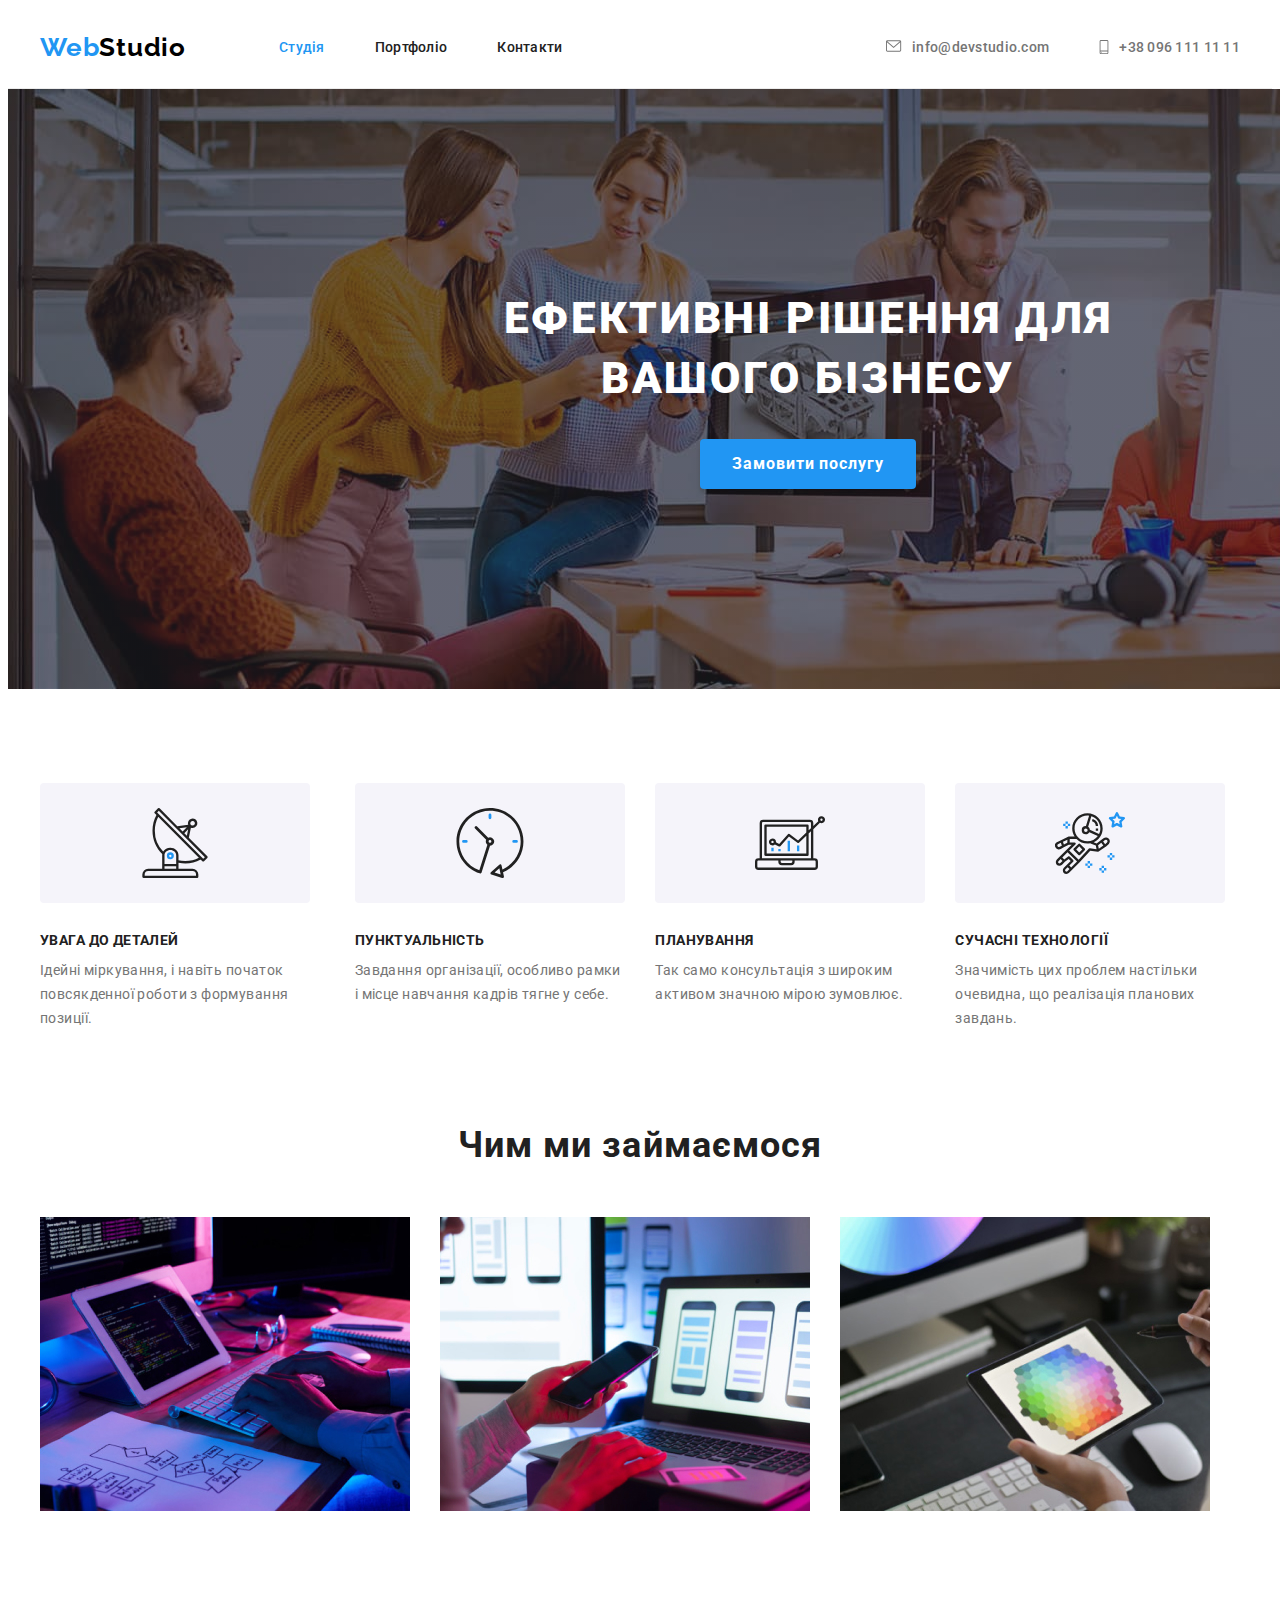
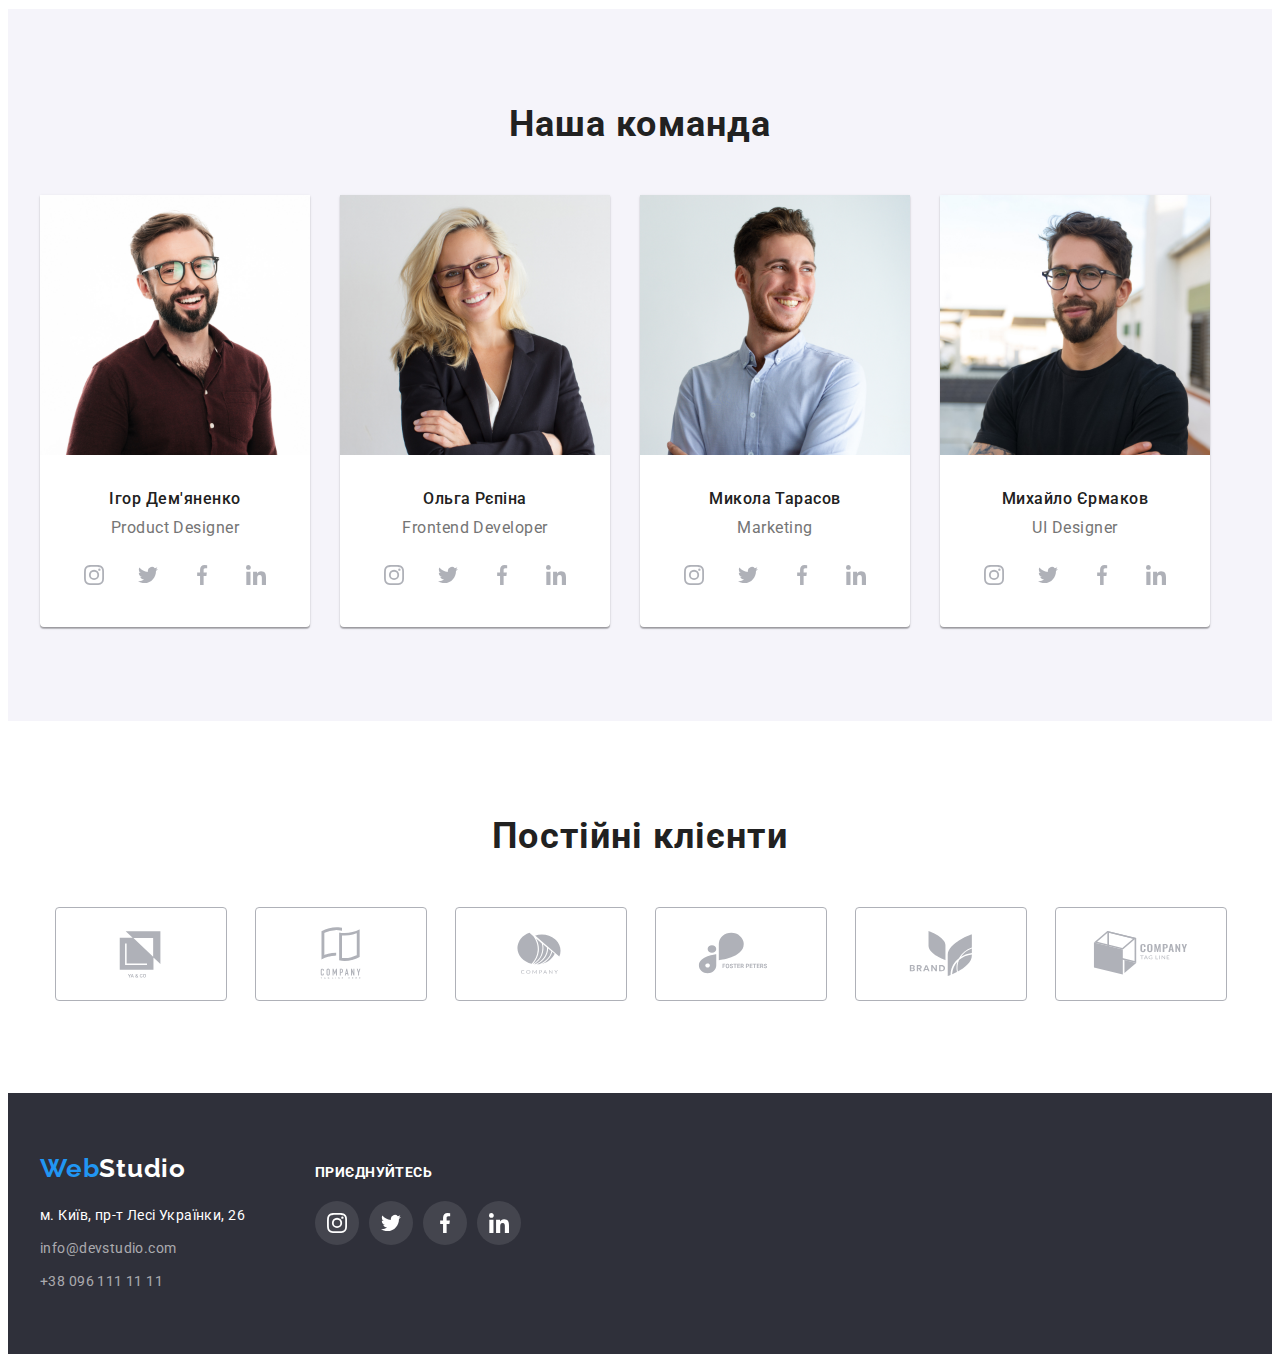
<file: index.html>
<!DOCTYPE html>
<html lang="uk-ua">
  <head>
    <meta charset="UTF-8" />
    <meta http-equiv="X-UA-Compatible" content="IE=edge" />
    <link rel="preconnect" href="https://fonts.googleapis.com" />
    <link rel="preconnect" href="https://fonts.gstatic.com" crossorigin />
    <link
      href="https://fonts.googleapis.com/css2?family=Raleway:wght@700&family=Roboto:wght@400;500;700;900&display=swap"
      rel="stylesheet"
    />
    <link
      rel="stylesheet"
      href="https://cdnjs.cloudflare.com/ajax/libs/modern-normalize/1.1.0/modern-normalize.min.css"
      integrity="sha512-wpPYUAdjBVSE4KJnH1VR1HeZfpl1ub8YT/NKx4PuQ5NmX2tKuGu6U/JRp5y+Y8XG2tV+wKQpNHVUX03MfMFn9Q=="
      crossorigin="anonymous"
      referrerpolicy="no-referrer"
    />

    <link rel="stylesheet" href="css/styles.css" />
    <title>Веб-студія</title>
  </head>
  <body>
    <header class="headsite">
      <div class="container main-nav">
        <nav class="site-nav">
          <a href="./index.html" lang="en" class="logo"
            >Web<span class="logo-dark">Studio</span></a
          >
          <ul class="otherpages-list list">
            <li class="otherpages-item">
              <a href="./index.html" class="otherpages-link link current"
                >Студія</a
              >
            </li>
            <li class="otherpages-item">
              <a
                href="./portfolio.html"
                target="_parent"
                class="otherpages-link link"
                >Портфоліо</a
              >
            </li>
            <li class="otherpages-item">
              <a href="" class="otherpages-link link">Контакти</a>
            </li>
          </ul>
        </nav>
        <ul class="contacts-list list">
          <li class="contacts-item">
            <a
              href="mailto:info@devstudio.com"
              lang="en"
              class="contacts-link link"
            >
              <svg class="contacts-icon-mail" width="16" height="12">
                <use href="./img/icons.svg#icon-envelope"></use>
              </svg>
              info@devstudio.com</a
            >
          </li>
          <li class="contacts-item">
            <a href="tel:+380961111111" class="contacts-link link">
              <svg class="contacts-icon-tel" width="10" height="14">
                <use href="./img/icons.svg#icon-smartphone"></use>
              </svg>
              +38 096 111 11 11</a
            >
          </li>
        </ul>
      </div>
    </header>
    <main>
      <section class="hero">
        <div class="container">
          <h1 class="hero-title">Ефективні рішення для вашого бізнесу</h1>
          <button type="button" class="hero-button button">
            Замовити послугу
          </button>
        </div>
      </section>
      <section class="section">
        <div class="container">
          <h2 class="benefits-title">Наші переваги</h2>
          <ul class="benefits-list list">
            <li class="benefits-item">
              <div class="benefits-icon-container">
                <svg width="70" height="70">
                  <use href="./img/icons.svg#icon-antenna"></use>
                </svg>
              </div>
              <h3 class="benefits-subtitle">Увага до деталей</h3>
              <p class="benefits-ph">
                Ідейні міркування, і навіть початок повсякденної роботи з
                формування позиції.
              </p>
            </li>
            <li class="benefits-item">
              <div class="benefits-icon-container">
                <svg width="70" height="70">
                  <use href="./img/icons.svg#icon-clock"></use>
                </svg>
              </div>
              <h3 class="benefits-subtitle">Пунктуальність</h3>
              <p class="benefits-ph">
                Завдання організації, особливо рамки і місце навчання кадрів
                тягне у себе.
              </p>
            </li>
            <li class="benefits-item">
              <div class="benefits-icon-container">
                <svg width="70" height="70">
                  <use href="./img/icons.svg#icon-diagram"></use>
                </svg>
              </div>
              <h3 class="benefits-subtitle">Планування</h3>
              <p class="benefits-ph">
                Так само консультація з широким активом значною мірою зумовлює.
              </p>
            </li>
            <li class="benefits-item">
              <div class="benefits-icon-container">
                <svg width="70" height="70">
                  <use href="./img/icons.svg#icon-astronaut"></use>
                </svg>
              </div>
              <h3 class="benefits-subtitle">Сучасні технології</h3>
              <p class="benefits-ph">
                Значимість цих проблем настільки очевидна, що реалізація
                планових завдань.
              </p>
            </li>
          </ul>
        </div>
      </section>
      <section class="what-we-do-section section">
        <div class="container">
          <h2 class="what-we-do-title">Чим ми займаємося</h2>
          <ul class="what-we-do-list list">
            <li class="what-we-can-do-item">
              <img src="./img/box1.jpg" alt="програмування" width="370" />
            </li>
            <li class="what-we-can-do-item">
              <img src="./img/box2.jpg" alt="мобільний додаток" width="370" />
            </li>
            <li class="what-we-can-do-item">
              <img src="./img/box3.jpg" alt="дизайн" width="370" />
            </li>
          </ul>
        </div>
      </section>
      <section class="our-team section">
        <div class="container">
          <h2 class="our-team-title">Наша команда</h2>
          <ul class="our-team-list list">
            <li class="our-team-item">
              <img
                src="./img/img-1.jpg"
                alt="Ігор"
                class="our-team-img"
                width="270"
              />
              <div class="our-team-names">
                <h3 class="our-team-subtitle">Ігор Дем'яненко</h3>
                <p class="our-team-ph" lang="en">Product Designer</p>
                <ul class="team-soc list">
                  <li class="team-soc-item">
                    <a href="" class="team-soc-link link">
                      <svg class="team-soc-icon" width="20" height="20">
                        <use href="./img/icons.svg#icon-instagram"></use>
                      </svg>
                    </a>
                  </li>
                  <li class="team-soc-item">
                    <a href="" class="team-soc-link link">
                      <svg class="team-soc-icon" width="20" height="20">
                        <use href="./img/icons.svg#icon-twitter"></use>
                      </svg>
                    </a>
                  </li>
                  <li class="team-soc-item">
                    <a href="" class="team-soc-link link">
                      <svg class="team-soc-icon" width="20" height="20">
                        <use href="./img/icons.svg#icon-facebook"></use>
                      </svg>
                    </a>
                  </li>
                  <li class="team-soc-item">
                    <a href="" class="team-soc-link link">
                      <svg class="team-soc-icon" width="20" height="20">
                        <use href="./img/icons.svg#icon-linkedin"></use>
                      </svg>
                    </a>
                  </li>
                </ul>
              </div>
            </li>
            <li class="our-team-item">
              <img
                src="./img/img-2.jpg"
                alt="Ольга"
                class="our-team-img"
                width="270"
              />
              <div class="our-team-names">
                <h3 class="our-team-subtitle">Ольга Рєпіна</h3>
                <p class="our-team-ph" lang="en">Frontend Developer</p>
                <ul class="team-soc list">
                  <li class="team-soc-item">
                    <a href="" class="team-soc-link link">
                      <svg class="team-soc-icon" width="20" height="20">
                        <use href="./img/icons.svg#icon-instagram"></use>
                      </svg>
                    </a>
                  </li>
                  <li class="team-soc-item">
                    <a href="" class="team-soc-link link">
                      <svg class="team-soc-icon" width="20" height="20">
                        <use href="./img/icons.svg#icon-twitter"></use>
                      </svg>
                    </a>
                  </li>
                  <li class="team-soc-item">
                    <a href="" class="team-soc-link link">
                      <svg class="team-soc-icon" width="20" height="20">
                        <use href="./img/icons.svg#icon-facebook"></use>
                      </svg>
                    </a>
                  </li>
                  <li class="team-soc-item">
                    <a href="" class="team-soc-link link">
                      <svg class="team-soc-icon" width="20" height="20">
                        <use href="./img/icons.svg#icon-linkedin"></use>
                      </svg>
                    </a>
                  </li>
                </ul>
              </div>
            </li>
            <li class="our-team-item">
              <img
                src="./img/img-3.jpg"
                alt="Микола"
                class="our-team-img"
                width="270"
              />
              <div class="our-team-names">
                <h3 class="our-team-subtitle">Микола Тарасов</h3>
                <p class="our-team-ph" lang="en">Marketing</p>
                <ul class="team-soc list">
                  <li class="team-soc-item">
                    <a href="" class="team-soc-link link">
                      <svg class="team-soc-icon" width="20" height="20">
                        <use href="./img/icons.svg#icon-instagram"></use>
                      </svg>
                    </a>
                  </li>
                  <li class="team-soc-item">
                    <a href="" class="team-soc-link link">
                      <svg class="team-soc-icon" width="20" height="20">
                        <use href="./img/icons.svg#icon-twitter"></use>
                      </svg>
                    </a>
                  </li>
                  <li class="team-soc-item">
                    <a href="" class="team-soc-link link">
                      <svg class="team-soc-icon" width="20" height="20">
                        <use href="./img/icons.svg#icon-facebook"></use>
                      </svg>
                    </a>
                  </li>
                  <li class="team-soc-item">
                    <a href="" class="team-soc-link link">
                      <svg class="team-soc-icon" width="20" height="20">
                        <use href="./img/icons.svg#icon-linkedin"></use>
                      </svg>
                    </a>
                  </li>
                </ul>
              </div>
            </li>
            <li class="our-team-item">
              <img
                src="./img/img-4.jpg"
                alt="Михайло"
                class="our-team-img"
                width="270"
              />
              <div class="our-team-names">
                <h3 class="our-team-subtitle">Михайло Єрмаков</h3>
                <p class="our-team-ph" lang="en">UI Designer</p>
                <ul class="team-soc list">
                  <li class="team-soc-item">
                    <a href="" class="team-soc-link link">
                      <svg class="team-soc-icon" width="20" height="20">
                        <use href="./img/icons.svg#icon-instagram"></use>
                      </svg>
                    </a>
                  </li>
                  <li class="team-soc-item">
                    <a href="" class="team-soc-link link">
                      <svg class="team-soc-icon" width="20" height="20">
                        <use href="./img/icons.svg#icon-twitter"></use>
                      </svg>
                    </a>
                  </li>
                  <li class="team-soc-item">
                    <a href="" class="team-soc-link link">
                      <svg class="team-soc-icon" width="20" height="20">
                        <use href="./img/icons.svg#icon-facebook"></use>
                      </svg>
                    </a>
                  </li>
                  <li class="team-soc-item">
                    <a href="" class="team-soc-link link">
                      <svg class="team-soc-icon" width="20" height="20">
                        <use href="./img/icons.svg#icon-linkedin"></use>
                      </svg>
                    </a>
                  </li>
                </ul>
              </div>
            </li>
          </ul>
        </div>
      </section>
      <section class="section">
        <div class="container">
          <h2 class="clients-title">Постійні клієнти</h2>
          <ul class="clients-list list">
            <li class="clients-item">
              <a href="" class="clients-link link">
                <svg class="clients-icon" width="106" height="60">
                  <use href="./img/icons.svg#icon-client-1"></use>
                </svg>
              </a>
            </li>
            <li class="clients-item">
              <a href="" class="clients-link link">
                <svg class="clients-icon" width="106" height="60">
                  <use href="./img/icons.svg#icon-client-2"></use>
                </svg>
              </a>
            </li>
            <li class="clients-item">
              <a href="" class="clients-link link">
                <svg class="clients-icon" width="106" height="60">
                  <use href="./img/icons.svg#icon-client-3"></use>
                </svg>
              </a>
            </li>
            <li class="clients-item">
              <a class="clients-link link">
                <svg class="clients-icon" width="106" height="60">
                  <use href="./img/icons.svg#icon-client-4"></use>
                </svg>
              </a>
            </li>
            <li class="clients-item">
              <a class="clients-link link">
                <svg class="clients-icon" width="106" height="60">
                  <use href="./img/icons.svg#icon-client-5"></use>
                </svg>
              </a>
            </li>
            <li class="clients-item">
              <a class="clients-link link">
                <svg class="clients-icon" width="106" height="60">
                  <use href="./img/icons.svg#icon-client-6"></use>
                </svg>
              </a>
            </li>
          </ul>
        </div>
      </section>
    </main>
    <footer class="footsite">
      <div class="container footer">
        <div class="left-footer">
          <a href="" lang="en" class="logo">
            Web<span class="logo-light">Studio</span></a
          >
          <address class="address-section">
            <ul class="address-list list">
              <li class="address-item">
                <a href="м.Київ,пр-тЛесіУкраїнки,26" class="address-link link"
                  >м. Київ, пр-т Лесі Українки, 26</a
                >
              </li>
              <li class="address-item">
                <a
                  href="mailto:info@devstudio.com"
                  lang="en"
                  class="mail-and-phone-link link"
                  >info@devstudio.com</a
                >
              </li>
              <li class="address-item">
                <a href="tel:+380981111111" class="mail-and-phone-link link"
                  >+38 096 111 11 11</a
                >
              </li>
            </ul>
          </address>
        </div>
        <div class="join">
          <h3 class="join-title">Приєднуйтесь</h3>
          <ul class="join-list list">
            <li class="soc-item">
              <a
                href="https://www.instagram.com"
                target="_blank"
                rel="noopener noreferrer"
                class="soc-link link"
              >
                <svg class="soc-icon" width="20" height="20">
                  <use href="./img/icons.svg#icon-instagram"></use>
                </svg>
              </a>
            </li>
            <li class="soc-item">
              <a
                href="https://twitter.com"
                target="_blank"
                rel="noopener noreferrer nofollov"
                class="soc-link link"
              >
                <svg class="soc-icon" width="20" height="20">
                  <use href="./img/icons.svg#icon-twitter"></use>
                </svg>
              </a>
            </li>
            <li class="soc-item">
              <a
                href="https://facebook.com"
                target="_blank"
                rel="noopener noreferrer nofollov"
                class="soc-link link"
              >
                <svg class="soc-icon" width="20" height="20">
                  <use href="./img/icons.svg#icon-facebook"></use>
                </svg>
              </a>
            </li>
            <li class="soc-item">
              <a
                href="https://linkedin.com"
                target="_blank"
                rel="noopener noreferrer nofollov"
                class="soc-link link"
              >
                <svg class="soc-icon" width="20" height="20">
                  <use href="./img/icons.svg#icon-linkedin"></use>
                </svg>
              </a>
            </li>
          </ul>
        </div>
      </div>
    </footer>
  </body>
</html>
</file>
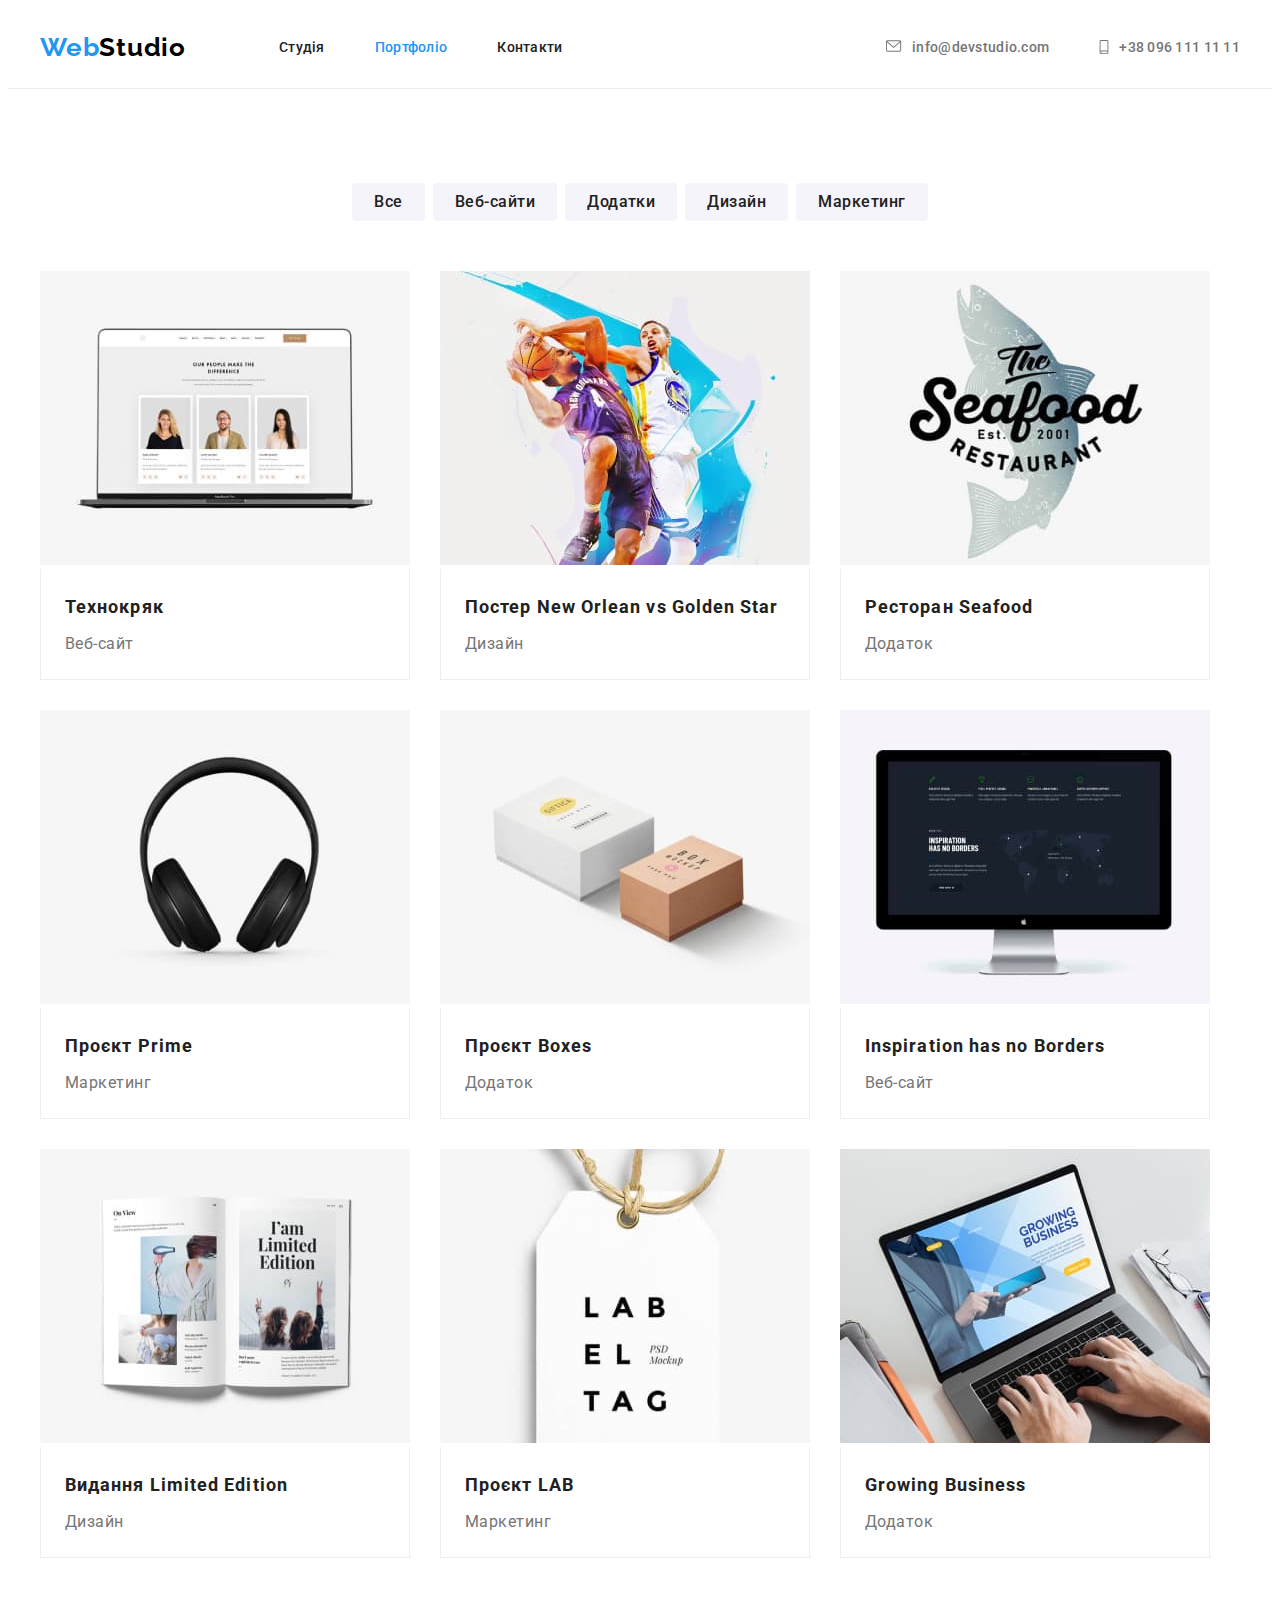
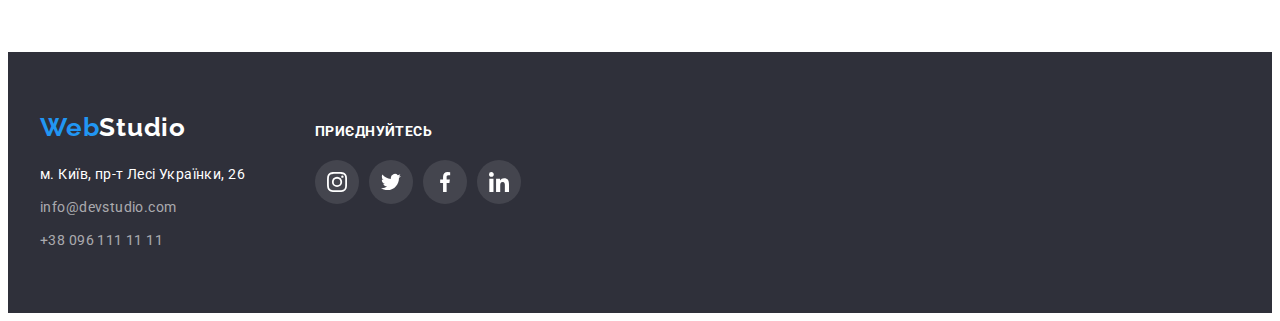
<file: portfolio.html>
<!DOCTYPE html>
<html lang="uk-ua">
  <head>
    <meta charset="UTF-8" />
    <meta http-equiv="X-UA-Compatible" content="IE=edge" />
    <meta name="viewport" content="width=device-width, initial-scale=1.0" />
    <link rel="preconnect" href="https://fonts.googleapis.com" />
    <link rel="preconnect" href="https://fonts.gstatic.com" crossorigin />
    <link
      href="https://fonts.googleapis.com/css2?family=Raleway:wght@700&family=Roboto:wght@400;500;700;900&display=swap"
      rel="stylesheet"
    />
    <link
      rel="stylesheet"
      href="https://cdnjs.cloudflare.com/ajax/libs/modern-normalize/1.1.0/modern-normalize.min.css"
      integrity="sha512-wpPYUAdjBVSE4KJnH1VR1HeZfpl1ub8YT/NKx4PuQ5NmX2tKuGu6U/JRp5y+Y8XG2tV+wKQpNHVUX03MfMFn9Q=="
      crossorigin="anonymous"
      referrerpolicy="no-referrer"
    />
    <link rel="stylesheet" href="css/styles.css" />
    <title>Портфоліо вебстудія</title>
  </head>
  <body>
    <header class="headsite">
      <div class="container main-nav">
        <nav class="site-nav">
          <a href="./index.html" lang="en" class="logo"
            >Web<span class="logo-dark">Studio</span></a
          >
          <ul class="otherpages-list list">
            <li class="otherpages-item">
              <a href="./index.html" class="otherpages-link link">Студія</a>
            </li>
            <li class="otherpages-item">
              <a
                href="./portfolio.html"
                target="_parent"
                class="otherpages-link link current"
                >Портфоліо</a
              >
            </li>
            <li class="otherpages-item">
              <a href="" class="otherpages-link link">Контакти</a>
            </li>
          </ul>
        </nav>
        <ul class="contacts-list list">
          <li class="contacts-item">
            <a
              href="mailto:info@devstudio.com"
              lang="en"
              class="contacts-link link"
            >
              <svg class="contacts-icon-mail" width="16" height="12">
                <use href="./img/icons.svg#icon-envelope"></use>
              </svg>
              info@devstudio.com</a
            >
          </li>
          <li class="contacts-item">
            <a href="tel:+380961111111" class="contacts-link link">
              <svg class="contacts-icon-tel" width="10" height="14">
                <use href="./img/icons.svg#icon-smartphone"></use>
              </svg>
              +38 096 111 11 11</a
            >
          </li>
        </ul>
      </div>
    </header>
    <main>
      <section class="examples">
        <div class="container">
          <h1 class="examples-title">Приклади робіт</h1>
          <ul class="filters-list list">
            <li class="filters-item">
              <button type="button" class="filters-button button">Все</button>
            </li>
            <li class="filters-item">
              <button type="button" class="filters-button button">
                Веб-сайти
              </button>
            </li>
            <li class="filters-item">
              <button type="button" class="filters-button button">
                Додатки
              </button>
            </li>
            <li class="filters-item">
              <button type="button" class="filters-button button">
                Дизайн
              </button>
            </li>
            <li class="filters-item">
              <button type="button" class="filters-button button">
                Маркетинг
              </button>
            </li>
          </ul>
          <ul class="examples-list list">
            <li class="examples-item">
              <img src="./img/1.jpg" alt="веб сайт для ресторану" width="370" />
              <div class="examples-frame">
                <h2 class="examples-subtitle">Технокряк</h2>
                <p class="examples-ph">Веб-сайт</p>
              </div>
            </li>
            <li class="examples-item">
              <img src="./img/2.jpg" alt="баскетбол афіша" width="370" />
              <div class="examples-frame">
                <h2 class="examples-subtitle">
                  Постер <span lang="en">New Orlean vs Golden Star</span>
                </h2>
                <p class="examples-ph">Дизайн</p>
              </div>
            </li>
            <li class="examples-item">
              <img src="./img/3.jpg" alt="додаток для ресторану" width="370" />
              <div class="examples-frame">
                <h2 class="examples-subtitle">
                  Ресторан <span lang="en">Seafood</span>
                </h2>
                <p class="examples-ph">Додаток</p>
              </div>
            </li>
            <li class="examples-item">
              <img src="./img/4.jpg" alt="навушники" width="370" />
              <div class="examples-frame">
                <h2 class="examples-subtitle">
                  Проєкт <span lang="en">Prime</span>
                </h2>
                <p class="examples-ph">Маркетинг</p>
              </div>
            </li>
            <li class="examples-item">
              <img src="./img/5.jpg" alt="коробки" width="370" />
              <div class="examples-frame">
                <h2 class="examples-subtitle">
                  Проєкт <span lang="en">Boxes</span>
                </h2>
                <p class="examples-ph">Додаток</p>
              </div>
            </li>
            <li class="examples-item">
              <img src="./img/6.jpg" alt="аймак вебсайт" width="370" />
              <div class="examples-frame">
                <h2 class="examples-subtitle" lang="en">
                  Inspiration has no Borders
                </h2>
                <p class="examples-ph">Веб-сайт</p>
              </div>
            </li>
            <li class="examples-item">
              <img src="./img/7.jpg" alt="дизайн журналу" width="370" />
              <div class="examples-frame">
                <h2 class="examples-subtitle">
                  Видання <span lang="en">Limited Edition</span>
                </h2>
                <p class="examples-ph">Дизайн</p>
              </div>
            </li>
            <li class="examples-item">
              <img src="./img/8.jpg" alt="бірка" width="370" />
              <div class="examples-frame">
                <h2 class="examples-subtitle">
                  Проєкт <span lang="en">LAB</span>
                </h2>
                <p class="examples-ph">Маркетинг</p>
              </div>
            </li>
            <li class="examples-item">
              <img src="./img/9.jpg" alt="додаток лептоп" width="370" />
              <div class="examples-frame">
                <h2 class="examples-subtitle" lang="en">Growing Business</h2>
                <p class="examples-ph">Додаток</p>
              </div>
            </li>
          </ul>
        </div>
      </section>
    </main>
    <footer class="footsite">
      <div class="container footer">
        <div class="left-footer">
      <a href="./index.html" lang="en" class="logo"
          >Web<span class="logo-light">Studio</span></a
        >
        <address class="address-section">
          <ul class="address-list list">
            <li class="address-item">
              <a href="м.Київ,пр-тЛесіУкраїнки,26" class="address-link link"
                >м. Київ, пр-т Лесі Українки, 26</a
              >
            </li>
            <li class="address-item">
              <a
                href="mailto:info@devstudio.com"
                lang="en"
                class="mail-and-phone-link link"
                >info@devstudio.com</a
              >
            </li>
            <li class="address-item">
              <a href="tel:+380971111111" class="mail-and-phone-link link"
                >+38 096 111 11 11</a
              >
            </li>
          </ul>
        </address>
      </div>
      <div class="join">
        <h3 class="join-title">Приєднуйтесь</h3>
        <ul class="join-list list">
          <li class="soc-item">
            <a
              href="https://www.instagram.com"
              target="_blank"
              rel="noopener noreferrer"
              class="soc-link link"
            >
              <svg class="soc-icon" width="20" height="20">
                <use href="./img/icons.svg#icon-instagram"></use>
              </svg>
            </a>
          </li>
          <li class="soc-item">
            <a
              href="https://twitter.com"
              target="_blank"
              rel="noopener noreferrer nofollov"
              class="soc-link link"
            >
              <svg class="soc-icon" width="20" height="20">
                <use href="./img/icons.svg#icon-twitter"></use>
              </svg>
            </a>
          </li>
          <li class="soc-item">
            <a
              href="https://facebook.com"
              target="_blank"
              rel="noopener noreferrer nofollov"
              class="soc-link link"
            >
              <svg class="soc-icon" width="20" height="20">
                <use href="./img/icons.svg#icon-facebook"></use>
              </svg>
            </a>
          </li>
          <li class="soc-item">
            <a
              href="https://linkedin.com"
              target="_blank"
              rel="noopener noreferrer nofollov"
              class="soc-link link"
            >
              <svg class="soc-icon" width="20" height="20">
                <use href="./img/icons.svg#icon-linkedin"></use>
              </svg>
            </a>
          </li>
        </ul>
      </div>
    </footer>
  </body>
</html>
</file>
<file: css/styles.css>
/* -------------general and logo----------------- */
:root {
  --accent-color: #2196f3;
  --normal-color: #ffffff;
  --primary-color: #212121;
  --minor-color: #757575;
  --secondary-color: #f5f4fa;
  --icon-color: #afb1b8;
  --color-decor: #afb1b8;
}

body {
  font-family: "Roboto", sans-serif;
  color: var(--primary-color);
}

h1,
h2,
h3,
h4,
h5,
h6,
p,
ul {
  margin: 0;
  padding-left: 0;
}

.container {
  width: 1200px;
  padding: 0px 15px;
  margin: 0 auto;
}

.logo {
  font-family: "Raleway";
  font-weight: 700;
  font-size: 26px;
  line-height: 1.2;
  letter-spacing: 0.03em;
  color: var(--accent-color);
  text-decoration: none;
}

.logo-dark {
  color: #000000;
}

.logo-light {
  color: var(--normal-color);
}

.list {
  list-style: none;
}

.link {
  text-decoration: none;
  font-size: 14px;
}

.link:hover,
.link:focus {
  color: var(--accent-color);
}

.button {
  font-family: inherit;
  border: none;
  cursor: pointer;
  font-size: 16px;
}

.section {
  padding-top: 94px;
  padding-bottom: 94px;
}

/* -------visually-hidden-title--------- */
.benefits-title,
.examples-title {
  position: absolute;
  white-space: nowrap;
  width: 1px;
  height: 1px;
  overflow: hidden;
  border: 0;
  padding: 0;
  clip: rect(0 0 0 0);
  clip-path: inset(50%);
  margin: -1px;
}

/* --------------------header----------------------*/

.headsite {
  border-bottom: 1px solid #ececec;
}

.site-nav .logo {
  padding-top: 24px;
  margin-right: 93px;
}

.site-nav,
.otherpages-list,
.main-nav,
.contacts-list {
  display: flex;
}

.main-nav {
  justify-content: space-between;
}

.otherpages-item:not(:last-child),
.contacts-item:not(:last-child) {
  margin-right: 50px;
}

.otherpages-link,
.contacts-link {
  font-weight: 500;
  line-height: 1.14;
  letter-spacing: 0.02em;
  color: inherit;
  display: block;
  padding: 32px 0px;
}

.contacts-link {
  font-style: normal;
  color: var(--minor-color);
  display: flex;
  fill: currentColor;
}

.current {
  color: var(--accent-color);
}

.contacts-icon-tel {
  margin-right: 10px;
}

.contacts-icon-mail {
  margin-right: 10px;
}
/* ----------------hero----------------- */
.hero {
  width: 1600px;
  margin: auto;
  background-color: #2f303a;
  text-align: center;
  padding-top: 200px;
  padding-bottom: 200px;
  background-image: linear-gradient(
      to right,
      rgba(47, 48, 58, 0.4),
      rgba(47, 48, 58, 0.4)
    ),
    url(../img/hero-img.jpg);
  background-position: center;
  background-repeat: no-repeat;
  background-size: cover;
}

.hero-title {
  max-width: 696px;
  font-weight: 900;
  font-size: 44px;
  line-height: 1.36;
  margin: 0 auto;
  margin-bottom: 30px;
  letter-spacing: 0.06em;
  text-transform: uppercase;
  color: var(--normal-color);
}

.hero-button {
  font-weight: 700;
  line-height: 1.88;
  letter-spacing: 0.06em;
  color: var(--normal-color);
  background-color: var(--accent-color);
  box-shadow: 0px 4px 4px rgba(0, 0, 0, 0.15);
  border-radius: 4px;
  padding: 10px 32px 10px 32px;
  min-width: 216px;
}

.hero-button:hover,
.hero-button:focus {
  color: var(--normal-color);
  background-color: #188ce8;
  box-shadow: 0px 4px 4px rgba(0, 0, 0, 0.15);
  border-radius: 4px;
}

/* -----------benefits-------------- */

.benefits-list {
  display: flex;
  column-gap: 30px;
}

.benefits-item {
  flex-basis: calc((100%-90px) / 4);
}

.benefits-icon-container {
  background-color: var(--secondary-color);
  margin-bottom: 30px;
  width: 270px;
  height: 120px;
  border-radius: 4px;
  display: flex;
  justify-content: center;
  align-items: center;
}

.benefits-picture {
  display: flex;
  justify-content: center;
  align-items: center;
  height: 120px;
  background-color: #f5f4fa;
  border-radius: 4px;
  margin-bottom: 30px;
}

.benefits-subtitle {
  margin-bottom: 10px;
  font-size: 14px;
  line-height: 1.14;
  letter-spacing: 0.03em;
  text-transform: uppercase;
}

.benefits-ph {
  font-size: 14px;
  line-height: 1.71;
  letter-spacing: 0.03em;
  color: var(--minor-color);
}

/*-----------------what-we-do--------*/
.what-we-do-section {
  padding-top: 0;
}

.what-we-do-title {
  font-size: 36px;
  line-height: 1.17;
  text-align: center;
  letter-spacing: 0.03em;
  margin-bottom: 50px;
}

.what-we-do-list {
  display: flex;
  column-gap: 30px;
}

.what-we-can-do-item {
  flex-basis: calc((100%-60px) / 3);
}

.img {
  display: block;
  max-width: 100%;
  height: auto;
}

/* ----------------team----------*/
.our-team {
  background-color: var(--secondary-color);
}

.our-team-list {
  text-align: center;
  display: flex;
  column-gap: 30px;
}

.our-team-item {
  flex-basis: calc((100%-90px) / 4);
  background-color: var(--normal-color);
  box-shadow: 0px 1px 3px rgba(0, 0, 0, 0.12), 0px 1px 1px rgba(0, 0, 0, 0.14),
    0px 2px 1px rgba(0, 0, 0, 0.2);
  border-radius: 0px 0px 4px 4px;
}

.our-team-title {
  font-size: 36px;
  line-height: 1.17;
  text-align: center;
  letter-spacing: 0.03em;
  margin-bottom: 50px;
}

.our-team-names {
  padding: 30px 0px;
}

.our-team-subtitle {
  font-weight: 500;
  font-size: 16px;
  line-height: 1.19;
  letter-spacing: 0.03em;
  margin-bottom: 10px;
}

.our-team-ph {
  font-size: 16px;
  line-height: 1.19;
  letter-spacing: 0.03em;
  color: var(--minor-color);
  margin-bottom: 16px;
}

.team-soc {
  display: flex;
  justify-content: center;
  gap: 10px;
}

.team-soc-link {
  width: 44px;
  height: 44px;
  border-radius: 50%;
  display: flex;
  align-items: center;
  justify-content: center;
  fill: var(--color-decor);
}

.team-soc-link:hover,
.team-soc-link:focus {
  fill: var(--normal-color);
  background-color: currentColor;
}

/*-----------------clients-------------------*/

.clients-list {
  display: flex;
  gap: 30px;
  justify-content: center;
}

.clients-item {
  width: 170px;
  height: 92px;
}

.clients-title {
  font-size: 36px;
  line-height: 1.17;
  text-align: center;
  letter-spacing: 0.03em;
  margin-bottom: 50px;
}

.clients-item {
  width: 170px;
  height: 92px;
}

.clients-link {
  display: flex;
  align-items: center;
  justify-content: center;
  fill: var(--color-decor);
  width: 100%;
  height: 100%;
  border: 1px solid var(--color-decor);
  border-radius: 4px;
}

.clients-link:hover,
.clients-link:focus {
  fill: currentColor;
  border-color: currentColor;
}

/* ----------------footer-------------------- */
.footsite {
  background-color: #2f303a;
  padding-top: 60px;
  padding-bottom: 60px;
}
.footer {
  display: flex;
  align-items: baseline;
}

.left-footer {
  margin-right: 70px;
}

.address-section {
  margin-top: 20px;
}

.address-item:nth-child(n + 2) {
  margin-top: 9px;
}

.address-link {
  font-style: normal;
  line-height: 1.71;
  letter-spacing: 0.03em;
  color: var(--normal-color);
}

.mail-and-phone-link {
  font-style: normal;
  line-height: 1.71;
  letter-spacing: 0.03em;
  color: rgba(255, 255, 255, 0.6);
}

.join-list {
  display: flex;
  justify-content: center;
  gap: 10px;
}

.join-title {
  margin-bottom: 20px;
  font-size: 14px;
  line-height: 1.14;
  letter-spacing: 0.03em;
  text-transform: uppercase;
  color: var(--normal-color);
}

.join-list .soc-link {
  display: flex;
  justify-content: center;
  align-items: center;
  width: 44px;
  height: 44px;
  border-radius: 50px;
  fill: var(--normal-color);
  background-color: rgba(255, 255, 255, 0.1);
}

.join-list .soc-link:hover,
.join-list .soc-link:focus {
  background-color: currentColor;
}

/* -------------portfolio-------------- */

.examples {
  padding-top: 94px;
  padding-bottom: 94px;
}

.filters-list {
  display: flex;
  justify-content: center;
}

.filters-item:not(:last-child) {
  margin-right: 8px;
}

.filters-button {
  font-weight: 500;
  line-height: 1.63;
  letter-spacing: 0.03em;
  color: inherit;
  background-color: var(--secondary-color);
  border-radius: 4px;
  padding: 6px 22px 6px 22px;
}

.filters-button:hover,
.filters-button:focus {
  color: var(--normal-color);
  background-color: var(--accent-color);
  box-shadow: 0px 3px 1px rgba(0, 0, 0, 0.1), 0px 1px 2px rgba(0, 0, 0, 0.08),
    0px 2px 2px rgba(0, 0, 0, 0.12);
  border-radius: 4px;
}

.examples-list {
  margin-top: 50px;
  display: flex;
  flex-wrap: wrap;
  gap: 30px;
}

.examples-item {
  max-width: calc((100%-60px) / 3);
  background-color: var(--normal-color);
}

.examples .link:hover,
.examples .link:focus {
  box-shadow: 0px 1px 1px rgba(0, 0, 0, 0.12), 0px 4px 4px rgba(0, 0, 0, 0.06),
    1px 4px 6px rgba(0, 0, 0, 0.16);
}

.examples-item:hover,
.examples-item:focus {
  box-shadow: 0px 1px 1px rgba(0, 0, 0, 0.12), 0px 4px 4px rgba(0, 0, 0, 0.06),
    1px 4px 6px rgba(0, 0, 0, 0.16);
}

.examples-subtitle {
  font-size: 18px;
  line-height: 2;
  letter-spacing: 0.06em;
  margin-bottom: 4px;
}

.examples-ph {
  font-size: 16px;
  line-height: 1.88;
  letter-spacing: 0.03em;
  color: var(--minor-color);
}

.examples-frame {
  padding: 20px 24px 20px 24px;
  border: 1px solid #eeeeee;
  border-top: none;
}
</file>
